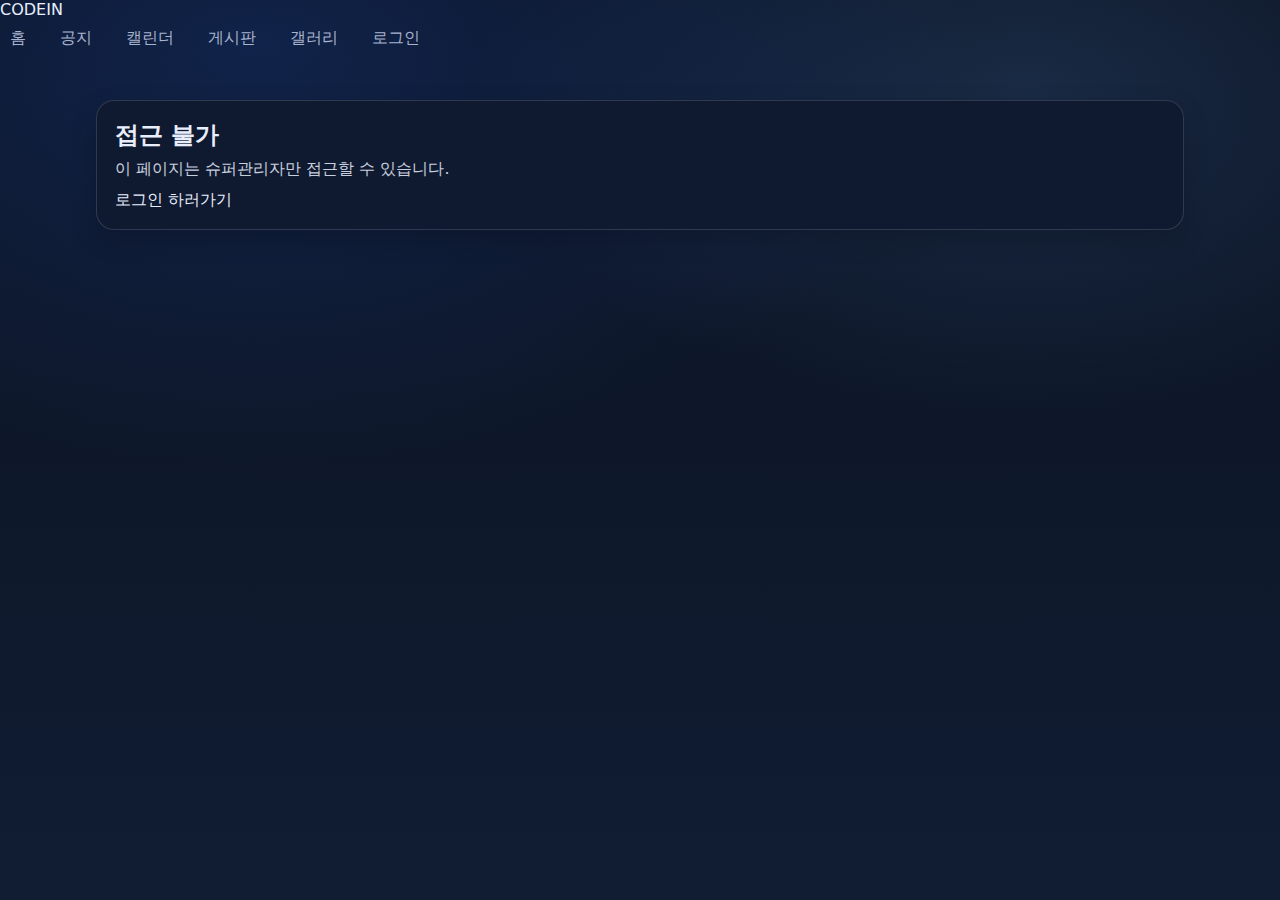
<file: admin.html>
﻿<!doctype html>
<html lang="ko">
<head>
  <meta charset="utf-8" />
  <meta name="viewport" content="width=device-width, initial-scale=1" />
  <title>운영진 관리</title>
  <link rel="stylesheet" href="./css/style.css" />
  <script src="./js/app.js?v=20260119-clean" defer></script>
</head>
<body data-page="admin">
  <header class="nav">
    <div class="nav__inner">
      <a class="nav__brand" href="./index.html">CODEIN</a>
      <nav class="nav__menu">
        <a class="nav__link" href="./index.html">홈</a>
        <a class="nav__link" href="./notices.html">공지</a>
        <a class="nav__link" href="./calendar.html">캘린더</a>
        <a class="nav__link" href="./boards.html">게시판</a>
        <a class="nav__link" href="./gallery.html">갤러리</a>
        <a data-auth="login" data-auth="login" class="nav__link" href="./login.html">로그인</a>
        <a class="btn" href="#" data-auth="logout" id="logoutBtn">로그아웃</a>
      </nav>
    </div>
  </header>

  <main class="container" style="padding:28px 16px;">
    <section data-min-role="3" class="card" style="padding:18px;">
      <h1 style="margin:0 0 10px;">운영진(관리자) 임명 / 회수</h1>
      <p style="margin:0 0 14px; opacity:.8;">
        SUPERADMIN만 접근 가능. 사용자 권한을 MEMBER ↔ ADMIN으로 변경합니다.
      </p>

      <div id="adminMsg" style="margin:10px 0;"></div>

      <div style="overflow:auto;">
        <table style="width:100%; border-collapse:collapse;">
          <thead>
            <tr>
              <th style="text-align:left; padding:10px; border-bottom:1px solid rgba(255,255,255,.12);">User</th>
              <th style="text-align:left; padding:10px; border-bottom:1px solid rgba(255,255,255,.12);">Role</th>
              <th style="text-align:left; padding:10px; border-bottom:1px solid rgba(255,255,255,.12);">Action</th>
            </tr>
          </thead>
          <tbody id="userAdminTable"></tbody>
        </table>
      </div>
    </section>

    <section data-min-role="0" id="adminGuest" class="card" style="padding:18px; margin-top:14px;">
      <h2 style="margin:0 0 8px;">접근 불가</h2>
      <p style="margin:0; opacity:.85;">이 페이지는 슈퍼관리자만 접근할 수 있습니다.</p>
      <p style="margin:10px 0 0;"><a data-auth="login" href="./login.html">로그인 하러가기</a></p>
    </section>
  </main>
</body>
</html>
</file>
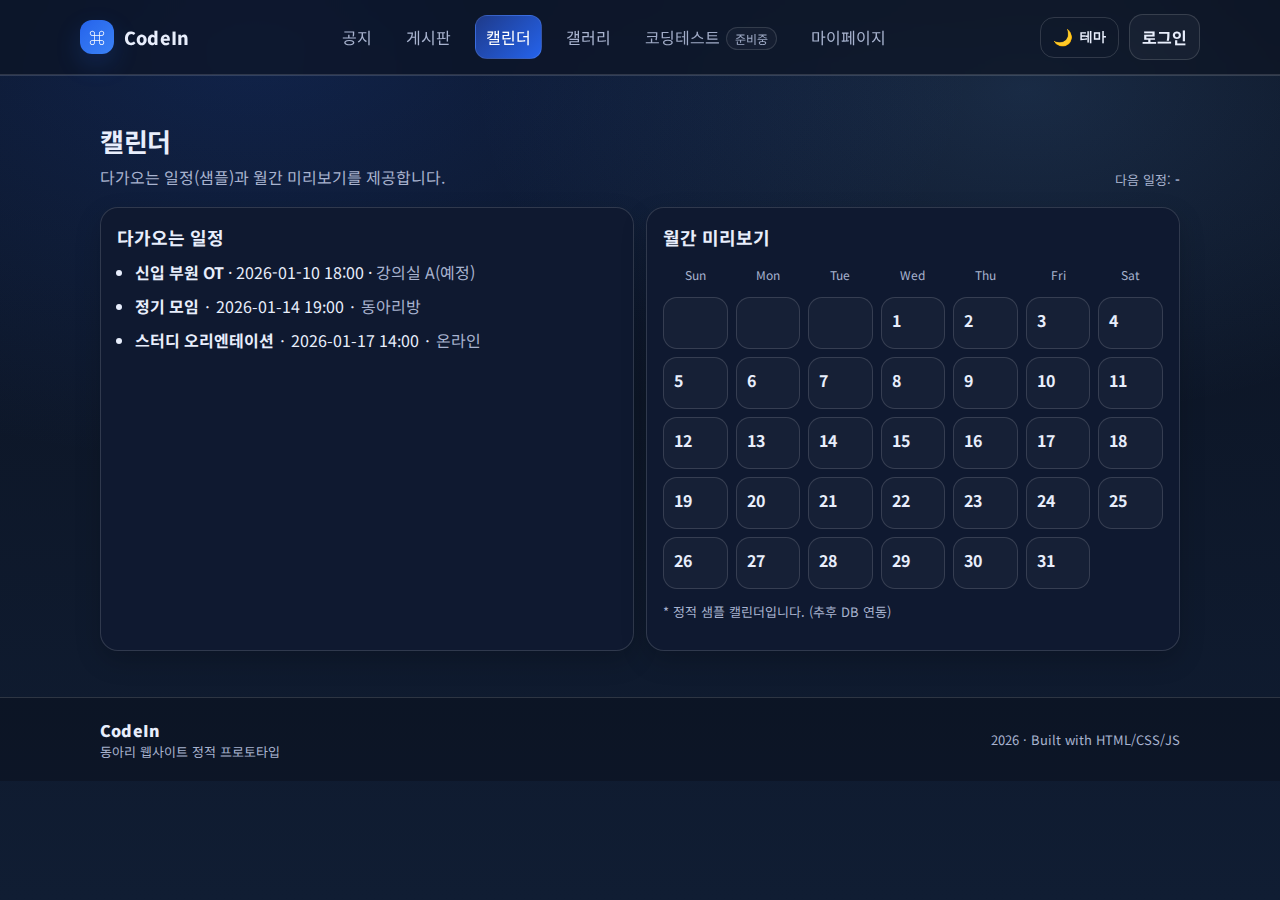
<file: calendar.html>
﻿<!doctype html>
<html lang="ko">
<head>

  <meta charset="utf-8" />
  <meta name="viewport" content="width=device-width, initial-scale=1" />
  <meta name="theme-color" content="#0b1220" />
  <meta name="description" content="동아리 공지/게시판/캘린더/갤러리를 한 곳에서. (정적 프로토타입)" />
  <link rel="preconnect" href="https://fonts.googleapis.com">
  <link rel="preconnect" href="https://fonts.gstatic.com" crossorigin>
  <link href="https://fonts.googleapis.com/css2?family=Noto+Sans+KR:wght@400;600;700&display=swap" rel="stylesheet">
  <link rel="stylesheet" href="./css/style.css" />

  <title>코드인(CodeIn) | 캘린더</title>
</head>
<body data-page="calendar">
  <a class="skip-link" href="#content">본문으로 바로가기</a>

  <header class="header">
    <div class="container header__inner">
      <a class="brand" href="./index.html" aria-label="코드인 홈">
        <span class="brand__mark" aria-hidden="true">⌘</span>
        <span class="brand__name">CodeIn</span>
      </a>

      <nav class="nav" aria-label="주요 메뉴">
        <button class="nav__toggle" id="navToggle" aria-controls="navMenu" aria-expanded="false">
          <span class="sr-only">메뉴 열기</span>
          <span aria-hidden="true">☰</span>
        </button>

        <div class="nav__menu" id="navMenu">
          <a class="nav__link" href="notices.html">공지</a>
          <a class="nav__link" href="./boards.html">게시판</a>
          <a class="nav__link nav__link--active" href="./calendar.html">캘린더</a>
          <a class="nav__link" href="./gallery.html">갤러리</a>
          <a class="nav__link nav__link--soon " href="./contest.html" title="추후 오픈">코딩테스트<span class="pill">준비중</span></a>
          <a class="nav__link" href="./mypage.html">마이페이지</a>
        </div>
      </nav>

      <div class="header__actions">
        <button class="btn btn--ghost" id="themeToggle" type="button" aria-label="테마 전환">
          <span class="icon" aria-hidden="true">🌙</span>
          <span class="btn__text">테마</span>
        </button>
        <a data-auth="login" data-auth="login" class="btn btn--primary" href="./login.html" aria-label="로그인/가입">로그인</a>
        <a class="btn" href="#" data-auth="logout" id="logoutBtn">로그아웃</a>
      </div>
    </div>
  </header>

  <main id="content">
<section class="card card--padded" data-min-role="2" style="margin:12px 0;">
  <h3 class="card__title">일정 등록 (운영자)</h3>
  <form id="calendarAddForm" class="form" style="display:grid; gap:10px; margin-top:10px;">
    <input id="calTitle" class="input" placeholder="일정 제목" required maxlength="60" />
    <input id="calDate" class="input" type="date" required />
    <input id="calTime" class="input" type="time" />
    <input id="calPlace" class="input" placeholder="장소(선택)" maxlength="60" />
    <textarea id="calMemo" class="input" placeholder="메모(선택)" rows="3"></textarea>
    <button class="btn" type="submit">추가</button>
  </form>
</section>

    <section class="section">
      <div class="container">
        <div class="section__head">
          <div>
            <h1 class="section__title">캘린더</h1>
            <p class="section__desc">다가오는 일정(샘플)과 월간 미리보기를 제공합니다.</p>
          </div>
          <div class="section__actions">
            <span class="muted small">다음 일정: <strong id="nextEventText">-</strong></span>
          </div>
        </div>
        <div class="grid-2">
          <div class="card card--padded">
            <h3 class="card__title">다가오는 일정</h3>
            <ul class="list" id="eventList"></ul>
          </div>
          <div class="card card--padded">
            <h3 class="card__title">월간 미리보기</h3>
            <div class="calendar" id="miniCalendar" aria-label="미니 캘린더"></div>
            <p class="muted small">* 정적 샘플 캘린더입니다. (추후 DB 연동)</p>
          </div>
        </div>
      </div>
    </section>

  </main>

  <footer class="footer">
    <div class="container footer__inner">
      <div>
        <div class="footer__brand">CodeIn</div>
        <div class="muted small">동아리 웹사이트 정적 프로토타입</div>
      </div>
      <div class="footer__right muted small">
        <span id="yearText"></span> · Built with HTML/CSS/JS
      </div>
    </div>
  </footer>

  <script src="./js/app.js?v=20260119-clean"></script>
</body>
</html>
</file>
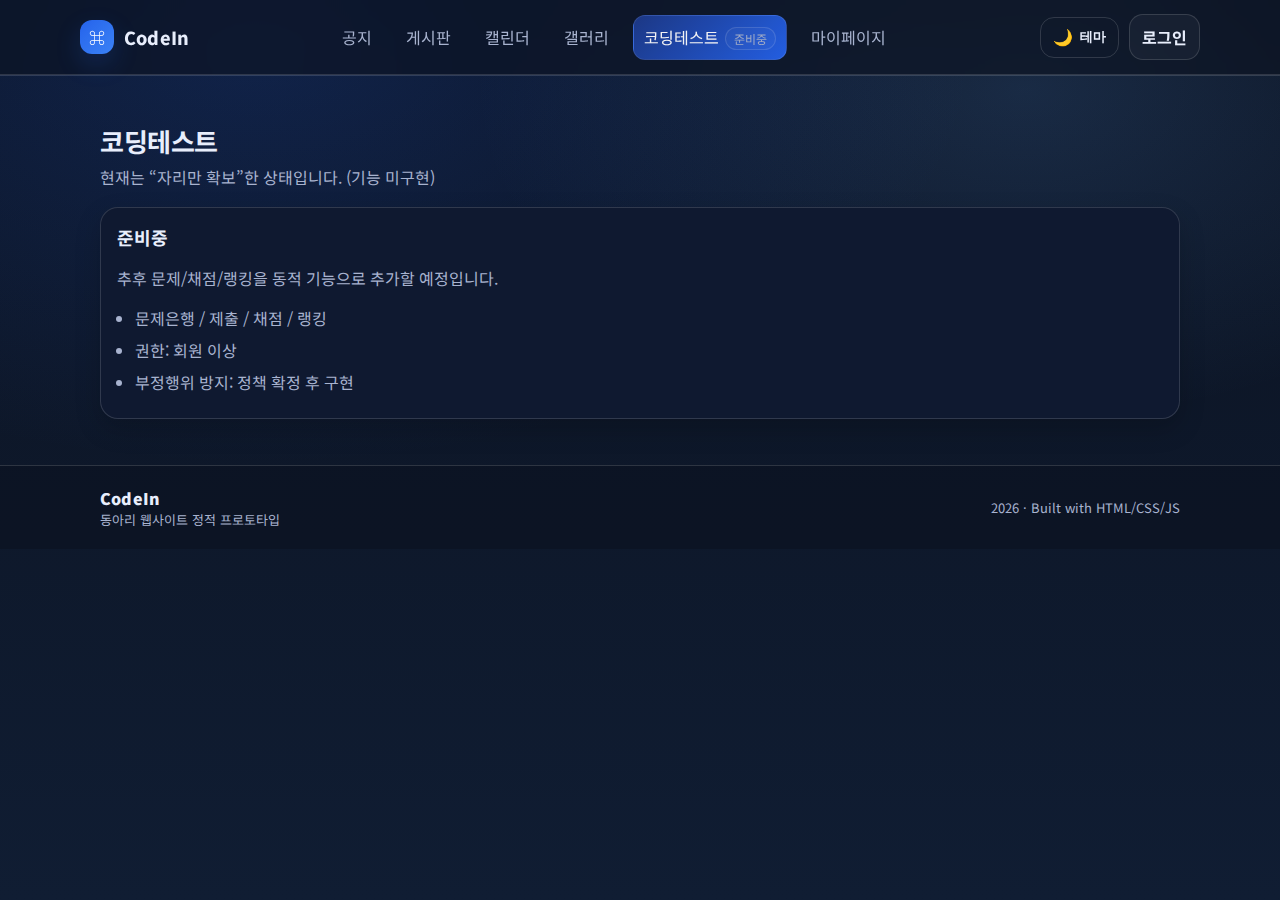
<file: contest.html>
﻿<!doctype html>
<html lang="ko">
<head>

  <meta charset="utf-8" />
  <meta name="viewport" content="width=device-width, initial-scale=1" />
  <meta name="theme-color" content="#0b1220" />
  <meta name="description" content="동아리 공지/게시판/캘린더/갤러리를 한 곳에서. (정적 프로토타입)" />
  <link rel="preconnect" href="https://fonts.googleapis.com">
  <link rel="preconnect" href="https://fonts.gstatic.com" crossorigin>
  <link href="https://fonts.googleapis.com/css2?family=Noto+Sans+KR:wght@400;600;700&display=swap" rel="stylesheet">
  <link rel="stylesheet" href="./css/style.css" />

  <title>코드인(CodeIn) | 코딩테스트(준비중)</title>
</head>
<body data-page="contest">
  <a class="skip-link" href="#content">본문으로 바로가기</a>

  <header class="header">
    <div class="container header__inner">
      <a class="brand" href="./index.html" aria-label="코드인 홈">
        <span class="brand__mark" aria-hidden="true">⌘</span>
        <span class="brand__name">CodeIn</span>
      </a>

      <nav class="nav" aria-label="주요 메뉴">
        <button class="nav__toggle" id="navToggle" aria-controls="navMenu" aria-expanded="false">
          <span class="sr-only">메뉴 열기</span>
          <span aria-hidden="true">☰</span>
        </button>

        <div class="nav__menu" id="navMenu">
          <a class="nav__link" href="notices.html">공지</a>
          <a class="nav__link" href="./boards.html">게시판</a>
          <a class="nav__link" href="./calendar.html">캘린더</a>
          <a class="nav__link" href="./gallery.html">갤러리</a>
          <a class="nav__link nav__link--soon nav__link--active" href="./contest.html" title="추후 오픈">코딩테스트<span class="pill">준비중</span></a>
          <a class="nav__link" href="./mypage.html">마이페이지</a>
        </div>
      </nav>

      <div class="header__actions">
        <button class="btn btn--ghost" id="themeToggle" type="button" aria-label="테마 전환">
          <span class="icon" aria-hidden="true">🌙</span>
          <span class="btn__text">테마</span>
        </button>
        <a data-auth="login" data-auth="login" class="btn btn--primary" href="./login.html" aria-label="로그인/가입">로그인</a>
        <a class="btn" href="#" data-auth="logout" id="logoutBtn">로그아웃</a>
      </div>
    </div>
  </header>

  <main id="content">

    <section class="section">
      <div class="container">
        <div class="section__head">
          <div>
            <h1 class="section__title">코딩테스트</h1>
            <p class="section__desc">현재는 “자리만 확보”한 상태입니다. (기능 미구현)</p>
          </div>
        </div>
        <div class="card card--padded">
          <h3 class="card__title">준비중</h3>
          <p class="muted">추후 문제/채점/랭킹을 동적 기능으로 추가할 예정입니다.</p>
          <ul class="bullets">
            <li>문제은행 / 제출 / 채점 / 랭킹</li>
            <li>권한: 회원 이상</li>
            <li>부정행위 방지: 정책 확정 후 구현</li>
          </ul>
        </div>
      </div>
    </section>

  </main>

  <footer class="footer">
    <div class="container footer__inner">
      <div>
        <div class="footer__brand">CodeIn</div>
        <div class="muted small">동아리 웹사이트 정적 프로토타입</div>
      </div>
      <div class="footer__right muted small">
        <span id="yearText"></span> · Built with HTML/CSS/JS
      </div>
    </div>
  </footer>

  <script src="./js/app.js?v=20260119-clean"></script>
</body>
</html>
</file>
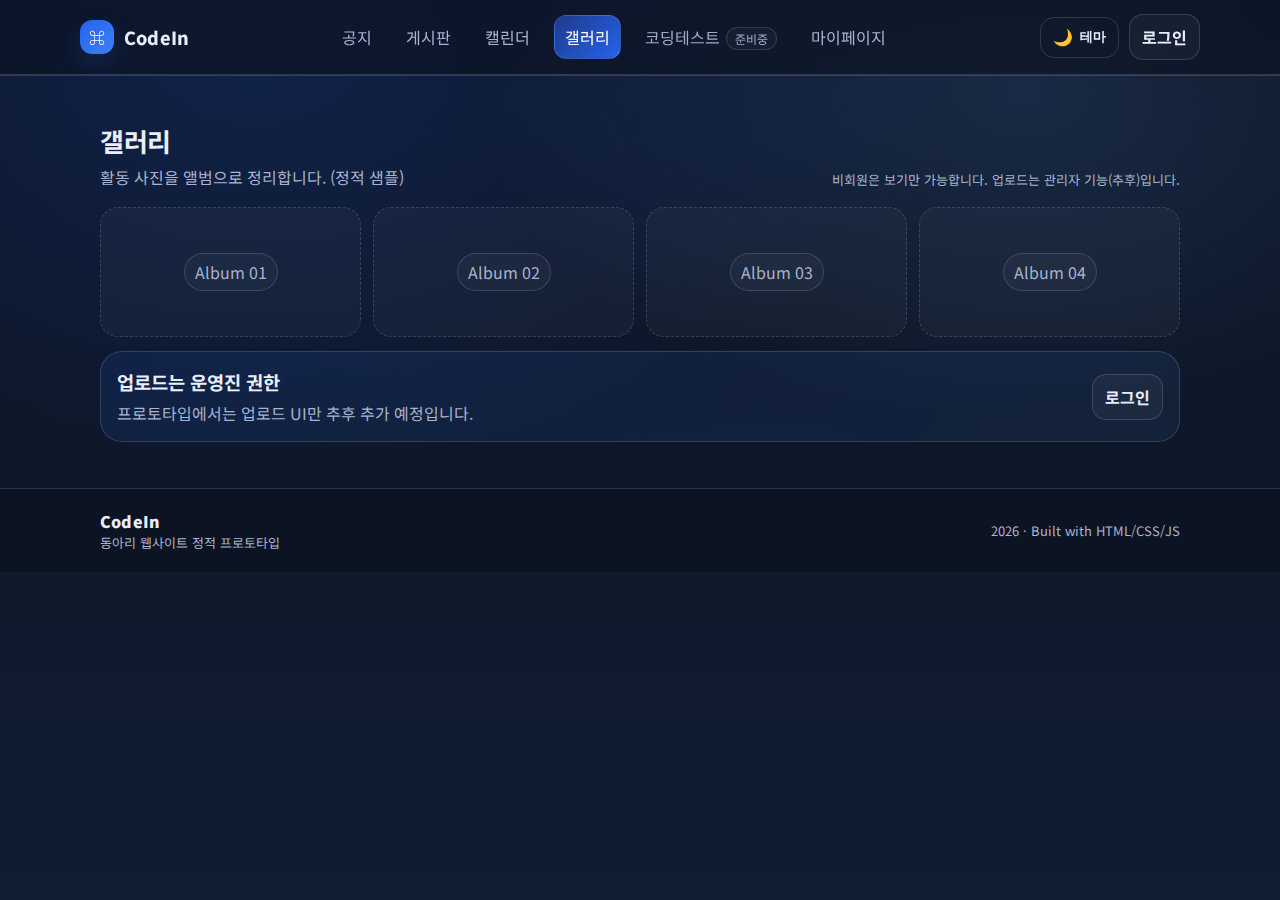
<file: gallery.html>
﻿<!doctype html>
<html lang="ko">
<head>

  <meta charset="utf-8" />
  <meta name="viewport" content="width=device-width, initial-scale=1" />
  <meta name="theme-color" content="#0b1220" />
  <meta name="description" content="동아리 공지/게시판/캘린더/갤러리를 한 곳에서. (정적 프로토타입)" />
  <link rel="preconnect" href="https://fonts.googleapis.com">
  <link rel="preconnect" href="https://fonts.gstatic.com" crossorigin>
  <link href="https://fonts.googleapis.com/css2?family=Noto+Sans+KR:wght@400;600;700&display=swap" rel="stylesheet">
  <link rel="stylesheet" href="./css/style.css" />

  <title>코드인(CodeIn) | 갤러리</title>
</head>
<body data-page="gallery">
  <a class="skip-link" href="#content">본문으로 바로가기</a>

  <header class="header">
    <div class="container header__inner">
      <a class="brand" href="./index.html" aria-label="코드인 홈">
        <span class="brand__mark" aria-hidden="true">⌘</span>
        <span class="brand__name">CodeIn</span>
      </a>

      <nav class="nav" aria-label="주요 메뉴">
        <button class="nav__toggle" id="navToggle" aria-controls="navMenu" aria-expanded="false">
          <span class="sr-only">메뉴 열기</span>
          <span aria-hidden="true">☰</span>
        </button>

        <div class="nav__menu" id="navMenu">
          <a class="nav__link" href="notices.html">공지</a>
          <a class="nav__link" href="./boards.html">게시판</a>
          <a class="nav__link" href="./calendar.html">캘린더</a>
          <a class="nav__link nav__link--active" href="./gallery.html">갤러리</a>
          <a class="nav__link nav__link--soon " href="./contest.html" title="추후 오픈">코딩테스트<span class="pill">준비중</span></a>
          <a class="nav__link" href="./mypage.html">마이페이지</a>
        </div>
      </nav>

      <div class="header__actions">
        <button class="btn btn--ghost" id="themeToggle" type="button" aria-label="테마 전환">
          <span class="icon" aria-hidden="true">🌙</span>
          <span class="btn__text">테마</span>
        </button>
        <a data-auth="login" data-auth="login" class="btn btn--primary" href="./login.html" aria-label="로그인/가입">로그인</a>
        <a class="btn" href="#" data-auth="logout" id="logoutBtn">로그아웃</a>
      </div>
    </div>
  </header>

  <main id="content">

    <section class="section">
      <div class="container">
        <div class="section__head">
          <div>
            <h1 class="section__title">갤러리</h1>
            <p class="section__desc">활동 사진을 앨범으로 정리합니다. (정적 샘플)</p>
          </div>
          <div class="section__actions">
            <span class="muted small" id="galleryTip"></span>
          </div>
        </div>
        <div class="gallery">
          <div class="ph" aria-label="샘플 이미지 자리"><span>Album 01</span></div>
          <div class="ph" aria-label="샘플 이미지 자리"><span>Album 02</span></div>
          <div class="ph" aria-label="샘플 이미지 자리"><span>Album 03</span></div>
          <div class="ph" aria-label="샘플 이미지 자리"><span>Album 04</span></div>
        </div>
        <div class="callout">
          <div class="callout__left">
            <h3 class="callout__title">업로드는 운영진 권한</h3>
            <p class="callout__desc">프로토타입에서는 업로드 UI만 추후 추가 예정입니다.</p>
          </div>
          <a data-auth="login" data-auth="login" class="btn btn--primary" href="./login.html">로그인</a>
        <a class="btn" href="#" data-auth="logout" id="logoutBtn">로그아웃</a>
        </div>
      </div>
    </section>

  </main>

  <footer class="footer">
    <div class="container footer__inner">
      <div>
        <div class="footer__brand">CodeIn</div>
        <div class="muted small">동아리 웹사이트 정적 프로토타입</div>
      </div>
      <div class="footer__right muted small">
        <span id="yearText"></span> · Built with HTML/CSS/JS
      </div>
    </div>
  </footer>

  <script src="./js/app.js?v=20260119-clean"></script>
</body>
</html>
</file>
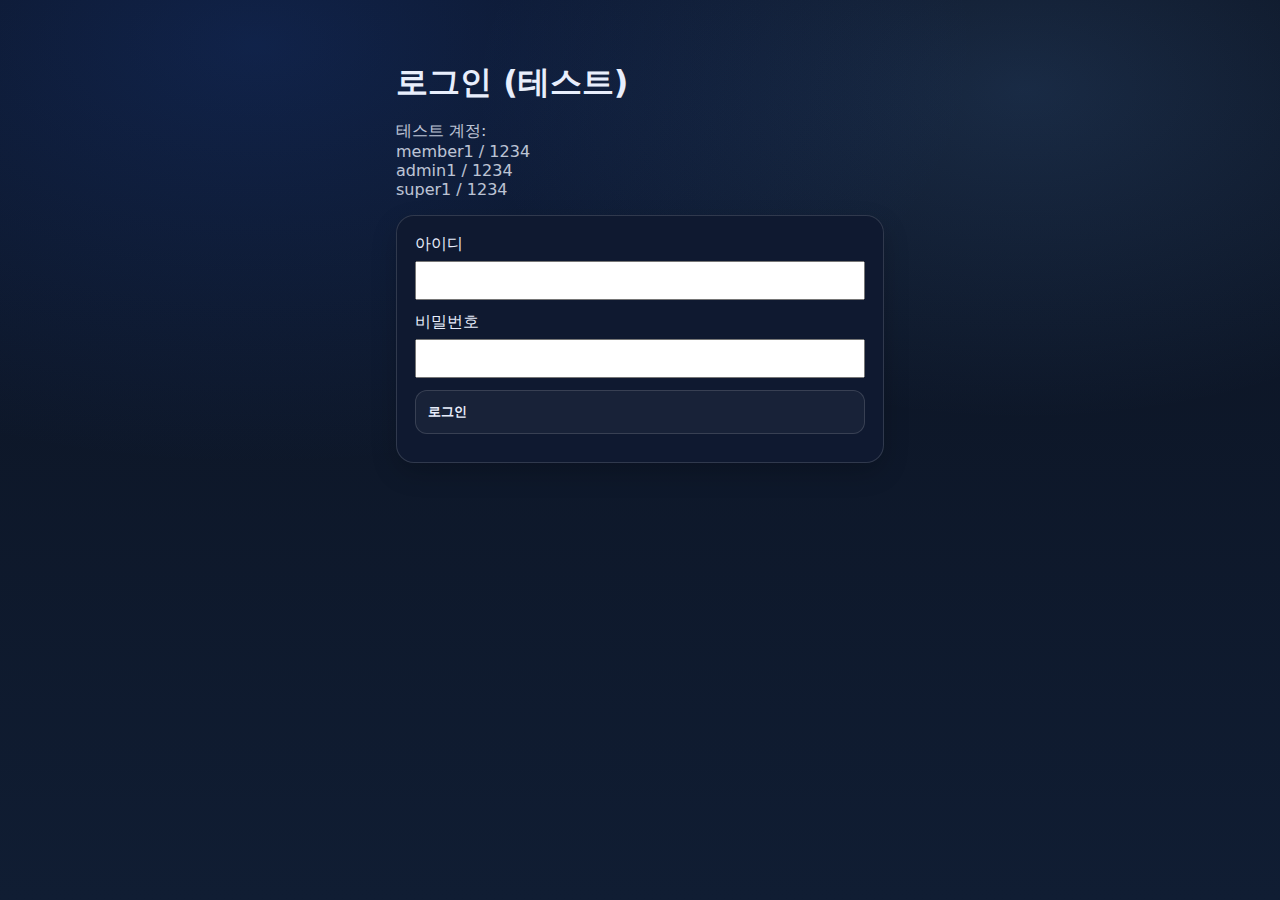
<file: login.html>
﻿<!doctype html>
<html lang="ko">
<head>
  <meta charset="utf-8" />
  <meta name="viewport" content="width=device-width, initial-scale=1" />
  <title>로그인</title>
  <link rel="stylesheet" href="./css/style.css" />
  <script src="./js/app.js?v=20260119-fixConst1" defer></script>
</head>
<body data-page="login">
  <main class="container" style="max-width:520px; padding:40px 16px;">
    <h1 style="margin-bottom:12px;">로그인 (테스트)</h1>
    <p style="opacity:.8; margin-bottom:16px;">
      테스트 계정:<br/>
      member1 / 1234<br/>
      admin1 / 1234<br/>
      super1 / 1234
    </p>

    <form id="loginForm" class="card" style="padding:18px;">
      <label style="display:block; margin-bottom:12px;">
        아이디
        <input id="loginUser" type="text" style="width:100%; padding:10px; margin-top:6px;" />
      </label>

      <label style="display:block; margin-bottom:12px;">
        비밀번호
        <input id="loginPass" type="password" style="width:100%; padding:10px; margin-top:6px;" />
      </label>

      <button type="submit" class="btn" style="width:100%; padding:12px;">로그인</button>
      <div id="loginMsg" style="margin-top:10px; color:#f87171;"></div>
    </form>
  </main>
</body>
</html>
</file>
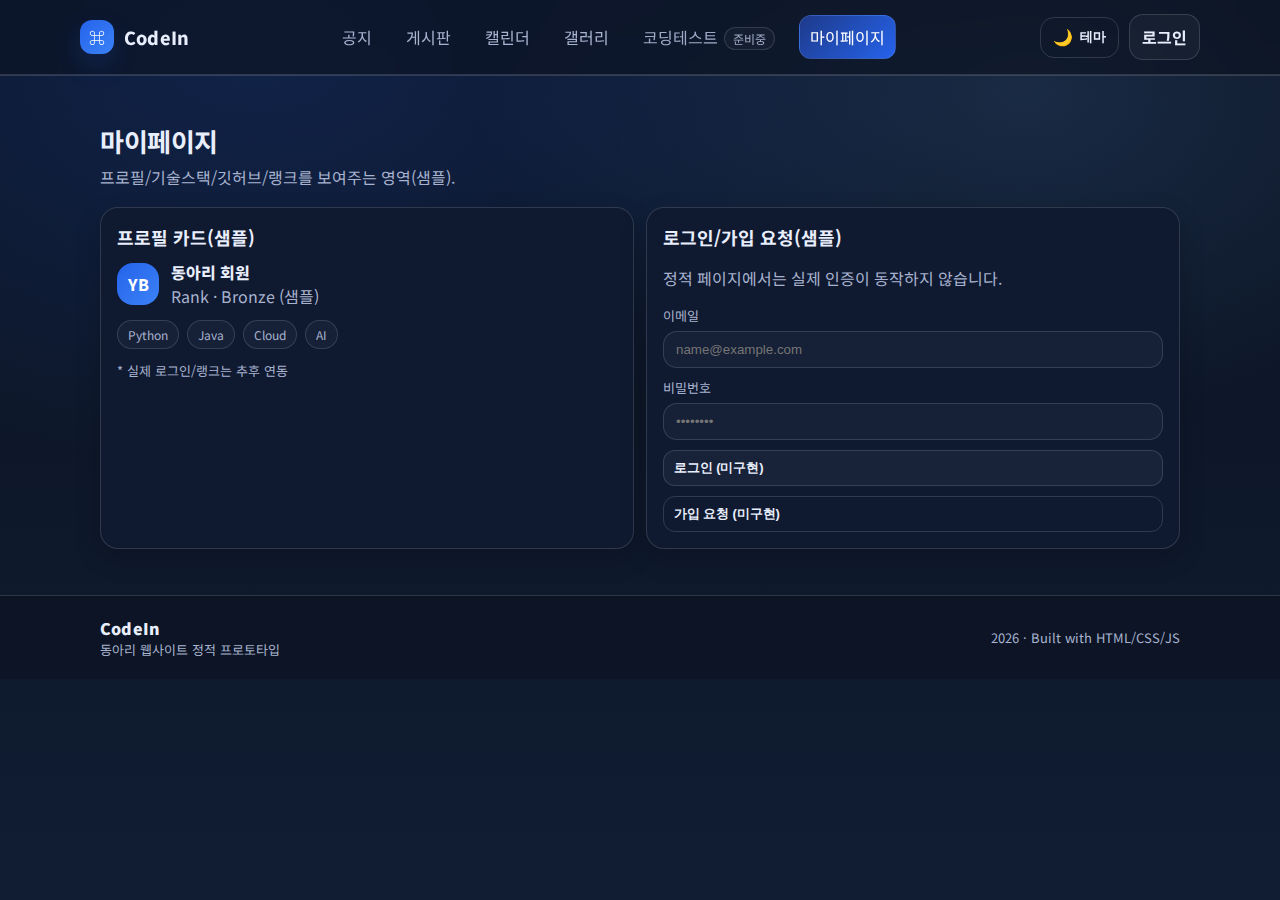
<file: mypage.html>
﻿<!doctype html>
<html lang="ko">
<head>

  <meta charset="utf-8" />
  <meta name="viewport" content="width=device-width, initial-scale=1" />
  <meta name="theme-color" content="#0b1220" />
  <meta name="description" content="동아리 공지/게시판/캘린더/갤러리를 한 곳에서. (정적 프로토타입)" />
  <link rel="preconnect" href="https://fonts.googleapis.com">
  <link rel="preconnect" href="https://fonts.gstatic.com" crossorigin>
  <link href="https://fonts.googleapis.com/css2?family=Noto+Sans+KR:wght@400;600;700&display=swap" rel="stylesheet">
  <link rel="stylesheet" href="./css/style.css" />

  <title>코드인(CodeIn) | 마이페이지</title>
</head>
<body data-page="mypage">
  <a class="skip-link" href="#content">본문으로 바로가기</a>

  <header class="header">
    <div class="container header__inner">
      <a class="brand" href="./index.html" aria-label="코드인 홈">
        <span class="brand__mark" aria-hidden="true">⌘</span>
        <span class="brand__name">CodeIn</span>
      </a>

      <nav class="nav" aria-label="주요 메뉴">
        <button class="nav__toggle" id="navToggle" aria-controls="navMenu" aria-expanded="false">
          <span class="sr-only">메뉴 열기</span>
          <span aria-hidden="true">☰</span>
        </button>

        <div class="nav__menu" id="navMenu">
          <a class="nav__link" href="notices.html">공지</a>
          <a class="nav__link" href="./boards.html">게시판</a>
          <a class="nav__link" href="./calendar.html">캘린더</a>
          <a class="nav__link" href="./gallery.html">갤러리</a>
          <a class="nav__link nav__link--soon " href="./contest.html" title="추후 오픈">코딩테스트<span class="pill">준비중</span></a>
          <a class="nav__link nav__link--active" href="./mypage.html">마이페이지</a>
        </div>
      </nav>

      <div class="header__actions">
        <button class="btn btn--ghost" id="themeToggle" type="button" aria-label="테마 전환">
          <span class="icon" aria-hidden="true">🌙</span>
          <span class="btn__text">테마</span>
        </button>
        <a data-auth="login" data-auth="login" class="btn btn--primary" href="./login.html" aria-label="로그인/가입">로그인</a>
        <a class="btn" href="#" data-auth="logout" id="logoutBtn">로그아웃</a>
      </div>
    </div>
  </header>

  <main id="content">

    <section class="section">
      <div class="container">
        <div class="section__head">
          <div>
            <h1 class="section__title">마이페이지</h1>
            <p class="section__desc">프로필/기술스택/깃허브/랭크를 보여주는 영역(샘플).</p>
          </div>
        </div>
        <div class="grid-2">
          <div class="card card--padded">
            <h3 class="card__title">프로필 카드(샘플)</h3>
            <div class="profile">
              <div class="avatar" aria-hidden="true">YB</div>
              <div>
                <div style="font-weight:800;">동아리 회원</div>
                <div class="muted">Rank · Bronze (샘플)</div>
              </div>
            </div>
            <div class="chips">
              <span class="chip">Python</span><span class="chip">Java</span><span class="chip">Cloud</span><span class="chip">AI</span>
            </div>
            <p class="muted small" style="margin-top:12px;">* 실제 로그인/랭크는 추후 연동</p>
          </div>
          <div class="card card--padded" id="login">
            <h3 class="card__title">로그인/가입 요청(샘플)</h3>
            <p class="muted">정적 페이지에서는 실제 인증이 동작하지 않습니다.</p>
            <form class="form" onsubmit="return false;">
              <label class="label">이메일<input class="input" type="email" placeholder="name@example.com" /></label>
              <label class="label">비밀번호<input class="input" type="password" placeholder="••••••••" /></label>
              <button class="btn btn--primary" type="button">로그인 (미구현)</button>
              <button class="btn btn--outline" type="button">가입 요청 (미구현)</button>
            </form>
          </div>
        </div>
      </div>
    </section>

  </main>

  <footer class="footer">
    <div class="container footer__inner">
      <div>
        <div class="footer__brand">CodeIn</div>
        <div class="muted small">동아리 웹사이트 정적 프로토타입</div>
      </div>
      <div class="footer__right muted small">
        <span id="yearText"></span> · Built with HTML/CSS/JS
      </div>
    </div>
  </footer>

  <script src="./js/app.js?v=20260119-clean"></script>
</body>
</html>
</file>
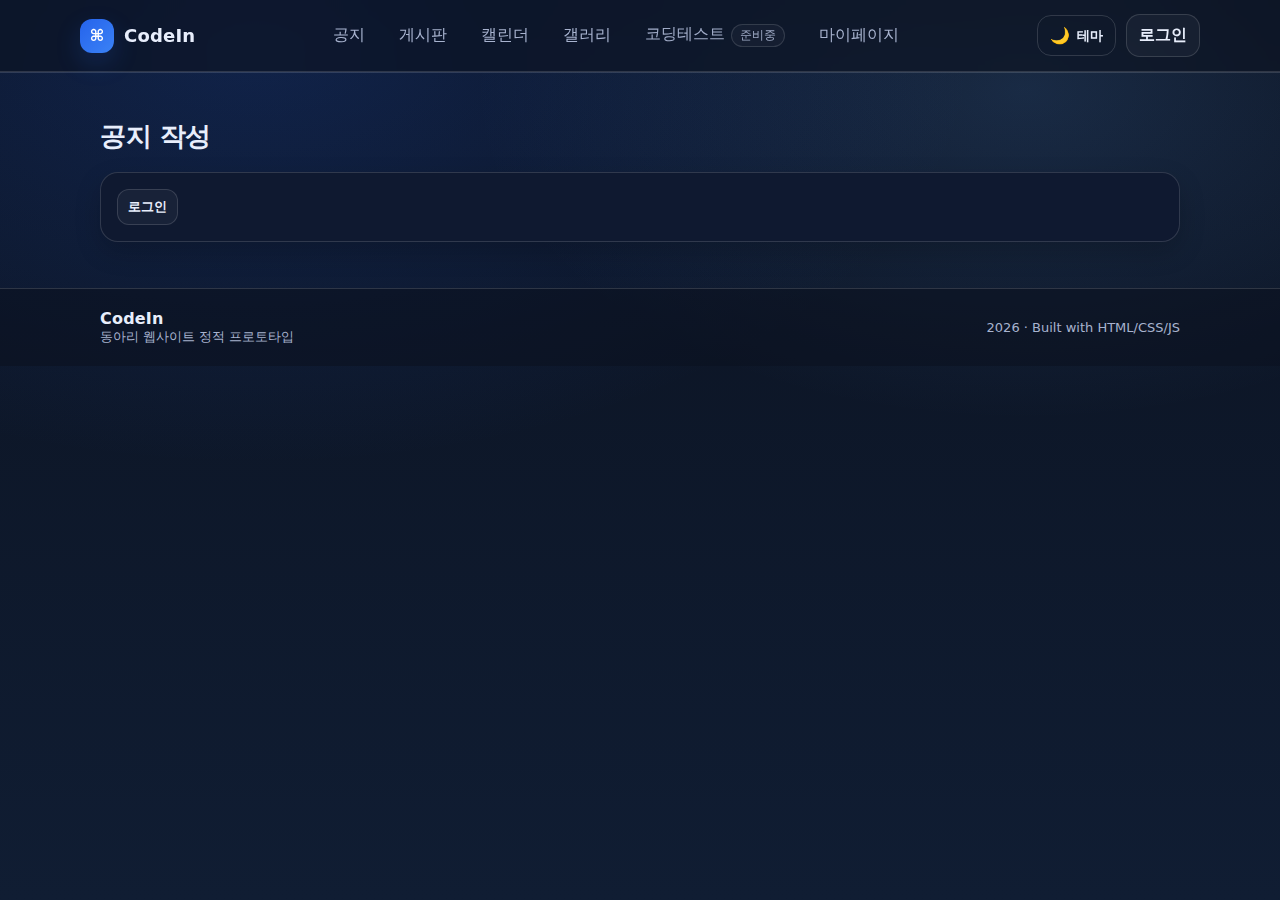
<file: notice-write.html>
﻿<!doctype html>
<html lang="ko">
<head>
  <meta charset="utf-8" />
  <meta name="viewport" content="width=device-width, initial-scale=1" />
  <title>공지 작성</title>
  <link rel="stylesheet" href="./css/style.css" />
</head>
<body data-page="notice-write" class="page--notice-write">
  <a class="skip-link" href="#content">본문으로 바로가기</a>

  <header class="header">
    <div class="container header__inner">
      <a class="brand" href="./index.html" aria-label="코드인 홈">
        <span class="brand__mark" aria-hidden="true">⌘</span>
        <span class="brand__name">CodeIn</span>
      </a>

      <nav class="nav" aria-label="주요 메뉴">
        <button class="nav__toggle" id="navToggle" aria-controls="navMenu" aria-expanded="false">
          <span class="sr-only">메뉴 열기</span>
          ☰
        </button>
        <div class="nav__menu" id="navMenu">
          <a class="nav__link" href="notices.html">공지</a>
          <a class="nav__link" href="./boards.html">게시판</a>
          <a class="nav__link" href="./calendar.html">캘린더</a>
          <a class="nav__link" href="./gallery.html">갤러리</a>
          <a class="nav__link nav__link--soon" href="./contest.html" title="추후 오픈">코딩테스트<span class="pill">준비중</span></a>
          <a class="nav__link" href="./mypage.html">마이페이지</a>
        </div>
      </nav>

      <div class="header__actions">
        <button class="btn btn--ghost" id="themeToggle" type="button" aria-label="테마 전환">
          <span class="icon" aria-hidden="true">🌙</span>
          <span class="btn__text">테마</span>
        </button>
        <a data-auth="login" data-auth="login" class="btn btn--primary" href="./login.html" aria-label="로그인/가입">로그인</a>
        <a class="btn" href="#" data-auth="logout" id="logoutBtn">로그아웃</a>
      </div>
    </div>
  </header>

  <main id="content" class="section">
    <div class="container">
      <div class="section__head">
        <div>
          <h1 class="section__title">공지 작성</h1>
</div>
      </div>

      <section class="card card--padded" data-min-role="2">
        <form id="noticeWriteForm" class="form">
          <label class="label" for="nwTitle">제목</label>
          <input id="nwTitle" class="input" required maxlength="80" />

          <label class="label" for="nwCategory" style="margin-top:10px;">카테고리</label>
          <input id="nwCategory" class="input" maxlength="30" placeholder="예: 공지/학사/시스템/행사/안내" />

          <label class="label" for="nwTags" style="margin-top:10px;">태그 (쉼표로 구분)</label>
          <input id="nwTags" class="input" placeholder="예: OT,필참,오프라인" />

          <label class="label" for="nwContent" style="margin-top:10px;">내용</label>
          <textarea id="nwContent" class="input" required rows="10"></textarea>

          <div style="display:flex; gap:10px; margin-top:14px;">
            <button class="btn" type="submit">등록</button>
            <a class="btn btn--ghost" href="./notices.html">목록으로</a>
          </div>
        </form>
      </section>

      <section class="card card--padded" data-min-role="0" style="margin-top:12px;">
<a data-auth="login" class="btn btn--primary" href="./login.html">로그인</a>
      </section>
    </div>
  </main>

  <footer class="footer">
    <div class="container footer__inner">
      <div class="footer__left">
        <div class="footer__brand">CodeIn</div>
        <div class="muted small">동아리 웹사이트 정적 프로토타입</div>
      </div>
      <div class="footer__right muted small">
        <span id="yearText"></span> · Built with HTML/CSS/JS
      </div>
    </div>
  </footer>

  <script src="./js/app.js?v=20260119-removeAdminText" defer></script>
</body>
</html>
</file>
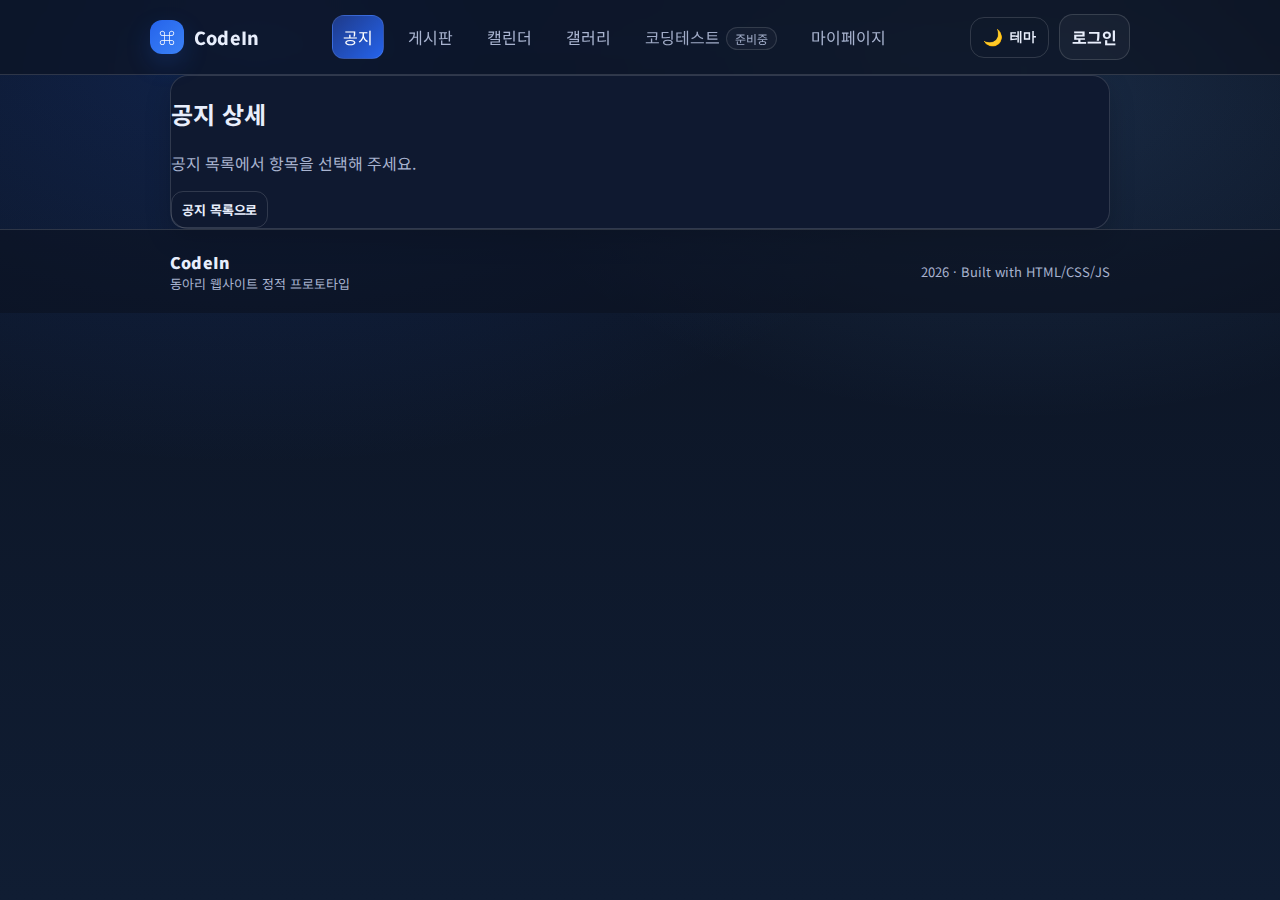
<file: notice.html>
﻿<!doctype html>
<html lang="ko">
<head>

  <meta charset="utf-8" />
  <meta name="viewport" content="width=device-width, initial-scale=1" />
  <meta name="theme-color" content="#0b1220" />
  <meta name="description" content="동아리 공지/게시판/캘린더/갤러리를 한 곳에서. (정적 프로토타입)" />
  <link rel="preconnect" href="https://fonts.googleapis.com">
  <link rel="preconnect" href="https://fonts.gstatic.com" crossorigin>
  <link href="https://fonts.googleapis.com/css2?family=Noto+Sans+KR:wght@400;600;700&display=swap" rel="stylesheet">
  <link rel="stylesheet" href="./css/style.css" />

  <title>코드인(CodeIn) | 공지</title>
</head>
<body data-page="notice-detail" class="page--notice">
  <a class="skip-link" href="#content">본문으로 바로가기</a>

  <header class="header">
    <div class="container header__inner">
      <a class="brand" href="./index.html" aria-label="코드인 홈">
        <span class="brand__mark" aria-hidden="true">⌘</span>
        <span class="brand__name">CodeIn</span>
      </a>

      <nav class="nav" aria-label="주요 메뉴">
        <button class="nav__toggle" id="navToggle" aria-controls="navMenu" aria-expanded="false">
          <span class="sr-only">메뉴 열기</span>
          <span aria-hidden="true">☰</span>
        </button>

        <div class="nav__menu" id="navMenu">
          <a class="nav__link nav__link--active" href="notices.html">공지</a>
          <a class="nav__link" href="./boards.html">게시판</a>
          <a class="nav__link" href="./calendar.html">캘린더</a>
          <a class="nav__link" href="./gallery.html">갤러리</a>
          <a class="nav__link nav__link--soon " href="./contest.html" title="추후 오픈">코딩테스트<span class="pill">준비중</span></a>
          <a class="nav__link" href="./mypage.html">마이페이지</a>
        </div>
      </nav>

      <div class="header__actions">
        <button class="btn btn--ghost" id="themeToggle" type="button" aria-label="테마 전환">
          <span class="icon" aria-hidden="true">🌙</span>
          <span class="btn__text">테마</span>
        </button>
        <a data-auth="login" data-auth="login" class="btn btn--primary" href="./login.html" aria-label="로그인/가입">로그인</a>
        <a class="btn" href="#" data-auth="logout" id="logoutBtn">로그아웃</a>
      </div>
    </div>
  </header>

  <main id="content">

    <section class="section">
      <div class="container">
        <div class="section__head">
          <div>
            <h1 class="section__title">공지</h1>
            <p class="section__desc">전체 공지 목록(샘플). 검색은 제목/내용/태그에 적용됩니다.</p>
          </div>
          <div class="section__actions">
            <input class="input" id="noticeSearch" placeholder="공지 검색..." aria-label="공지 검색" style="max-width:280px;" />
            <span class="muted small" id="noticeHint"></span>
          </div>
        </div>
        <div class="cards" id="noticeList" style="grid-template-columns: repeat(2, 1fr);"></div>
        <p class="muted small" style="margin-top:12px;">팁: 카드 버튼으로 특정 공지 앵커(#notice-1)로 이동할 수 있어요.</p>
      </div>
    </section>

  </main>

  <footer class="footer">
    <div class="container footer__inner">
      <div>
        <div class="footer__brand">CodeIn</div>
        <div class="muted small">동아리 웹사이트 정적 프로토타입</div>
      </div>
      <div class="footer__right muted small">
        <span id="yearText"></span> · Built with HTML/CSS/JS
      </div>
    </div>
  </footer>

  <script src="./js/app.js?v=20260119-clean"></script>
<!-- AUTO_NOTICE_DETAIL_SCRIPT_v1 -->
<script type="module">
  async function fetchJSON(path){
    const res = await fetch(path, { cache: "no-store" });
    if(!res.ok) throw new Error(`Failed to fetch ${path}: ${res.status}`);
    return await res.json();
  }

  function escapeHTML(s){
    return String(s).replace(/[&<>"']/g, m => ({
      "&":"&amp;","<":"&lt;",">":"&gt;",'"':"&quot;","'":"&#39;"
    }[m]));
  }

  function findMount(){
    return document.getElementById("noticeDetail")
      || document.getElementById("detail")
      || document.querySelector("[data-notice-detail]")
      || document.querySelector("main")
      || document.body;
  }

  (async function init(){
    const params = new URLSearchParams(location.search);
    if (params.get("id")) {
      const list = document.getElementById("noticeList");
      if (list) list.style.display = "none";
    }
    const id = params.get("id");
    const mount = findMount();

    if(!id){
      mount.innerHTML = `
        <div class="container">
          <div class="card">
            <h2 class="title">공지 상세</h2>
            <p class="muted">공지 목록에서 항목을 선택해 주세요.</p>
            <a class="btn btn--ghost" href="notices.html">공지 목록으로</a>
          </div>
        </div>
      `;
      return;
    }

    const notices = await fetchJSON("./data/notices.json");
    const n = notices.find(x => x.id === id);

    if(!n){
      mount.innerHTML = `
        <div class="container">
          <div class="card">
            <h2 class="title">공지 없음</h2>
            <p class="muted">잘못된 접근이거나 삭제된 공지입니다.</p>
            <a class="btn btn--ghost" href="notices.html">공지 목록으로</a>
          </div>
        </div>
      `;
      return;
    }

    mount.innerHTML = `
      <div class="container">
        <a class="btn btn--ghost" href="notices.html">← 목록</a>

        <article class="card" id="noticeDetail">
          <div class="meta">
            <span class="badge">${escapeHTML(n.category || "")}</span>
            <span class="date">${escapeHTML(n.date || "")}</span>
          </div>
          <h1 class="title">${escapeHTML(n.title || "")}</h1>
          <div class="tags">
            ${(n.tags || []).map(t => `<span class="tag">#${escapeHTML(t)}</span>`).join("")}
          </div>
          <hr class="line" />
          <div class="content">
            <p>${escapeHTML(n.content || "").replace(/\n/g,"<br>")}</p>
          </div>
        </article>
      </div>
    `;
  })();
</script>
<!-- /AUTO_NOTICE_DETAIL_SCRIPT_v1 -->
</body>
</html>
</file>
<file: css/style.css>
﻿:root {
    --bg: #0B1220;
    --bg2: #101D33;
    --card: #0F1930;
    --brand: #2563EB;
    --brand2: #3B82F6;
    --brandDeep: #1E3A8A;
    --text: #E8EEFC;
    --muted: #A8B3CF;
    --line: rgba(255,255,255,.14);
    --shadow: 0 12px 40px rgba(0,0,0,.35);
    --radius: 18px;
    --radius2: 22px;
    --container: 1120px;
    --navbg: rgba(11,18,32,.62);
    --navhover: rgba(255,255,255,.08);
    --heroTop: rgba(11,18,32,.64);
    --heroBottom: rgba(11,18,32,.44);
    --heroTitle: #E8EEFC;
    --cardSoft: rgba(255,255,255,.045);
    --cardSoft2: rgba(255,255,255,.03);
    --pillbg: rgba(255,255,255,.03);
}

    :root[data-theme="light"] {
        --bg: #EAF4FF;
        --bg2: #F4F9FF;
        --card: rgba(255,255,255,.86);
        --brand: #2563EB;
        --brand2: #60A5FA;
        --brandDeep: #1D4ED8;
        --text: #0B1220;
        --muted: #475569;
        --line: rgba(37,99,235,.22);
        --shadow: 0 14px 36px rgba(15,23,42,.14);
        --navbg: rgba(234,244,255,.78);
        --navhover: rgba(37,99,235,.10);
        --heroTop: rgba(234,244,255,.85);
        --heroBottom: rgba(234,244,255,.60);
        --heroTitle: #0B3A6F;
        --cardSoft: rgba(255,255,255,.70);
        --cardSoft2: rgba(255,255,255,.55);
        --pillbg: rgba(255,255,255,.55);
    }

* {
    box-sizing: border-box
}

html, body {
    height: 100%
}

:focus-visible {
    outline: 3px solid rgba(37,99,235,.45);
    outline-offset: 3px;
    border-radius: 14px;
}

body {
    margin: 0;
    font-family: "Noto Sans KR",system-ui,-apple-system,Segoe UI,Roboto,Arial,sans-serif;
    color: var(--text);
    background: radial-gradient(1200px 700px at 20% 5%, rgba(37,99,235,.20), transparent 60%), radial-gradient(1000px 600px at 80% 10%, rgba(96,165,250,.16), transparent 55%), linear-gradient(180deg,var(--bg) 0%,var(--bg2) 100%);
}

a {
    color: inherit;
    text-decoration: none
}

.container {
    max-width: var(--container);
    margin: 0 auto;
    padding: 0 20px;
}

.skip-link {
    position: absolute;
    left: -999px;
    top: 10px;
    background: var(--card);
    padding: 10px 14px;
    border-radius: 12px;
    border: 1px solid var(--line);
    box-shadow: var(--shadow);
}

    .skip-link:focus {
        left: 12px;
        z-index: 9999;
    }

.header {
    position: sticky;
    top: 0;
    z-index: 50;
    backdrop-filter: blur(12px);
    background: var(--navbg);
    border-bottom: 1px solid var(--line);
}

.header__inner {
    display: flex;
    align-items: center;
    justify-content: space-between;
    gap: 16px;
    padding: 14px 0;
}

.brand {
    display: flex;
    align-items: center;
    gap: 10px;
    font-weight: 800;
    letter-spacing: .2px;
}

.brand__mark {
    width: 34px;
    height: 34px;
    display: grid;
    place-items: center;
    border-radius: 12px;
    background: linear-gradient(135deg,var(--brand),var(--brand2));
    box-shadow: 0 10px 26px rgba(37,99,235,.20);
    color: #fff;
}

.brand__name {
    font-size: 18px
}

.nav {
    display: flex;
    align-items: center;
    gap: 10px;
    position: relative;
}

.nav__toggle {
    display: none;
    border: 1px solid var(--line);
    background: transparent;
    color: var(--text);
    border-radius: 14px;
    padding: 10px 12px;
}

.nav__menu {
    display: flex;
    align-items: center;
    gap: 14px;
}

.nav__link {
    padding: 9px 10px;
    border-radius: 12px;
    color: var(--muted);
    transition: background .15s ease,color .15s ease,border-color .15s ease;
}

:root[data-theme="light"] .nav__link {
    color: rgba(11,18,32,.72);
}

.nav__link:hover {
    background: var(--navhover);
    color: var(--text);
}

:root[data-theme="light"] .nav__link--active:hover {
    background: rgba(37,99,235,.14);
}

.nav__link--active {
    color: #fff;
    background: linear-gradient(135deg,var(--brandDeep),var(--brand));
    border: 1px solid rgba(255,255,255,.10);
}

:root[data-theme="light"] .nav__link--active {
    color: rgba(11,18,32,.92);
    background: rgba(37,99,235,.10);
    border: 1px solid rgba(37,99,235,.22);
}

.nav__link--soon {
    opacity: .95
}

.pill {
    display: inline-block;
    margin-left: 6px;
    padding: 2px 8px;
    border-radius: 999px;
    border: 1px solid var(--line);
    font-size: 12px;
    color: var(--muted);
    background: var(--pillbg);
}

.header__actions {
    display: flex;
    align-items: center;
    gap: 10px;
}

.btn {
    border: 1px solid var(--line);
    background: rgba(255,255,255,.04);
    color: var(--text);
    border-radius: 14px;
    padding: 10px 12px;
    display: inline-flex;
    align-items: center;
    gap: 8px;
    cursor: pointer;
    font-weight: 700;
    letter-spacing: -.1px;
    transition: transform .06s ease,background .15s ease,filter .15s ease,border-color .15s ease,box-shadow .18s ease;
}

:root[data-theme="light"] .btn {
    background: rgba(255,255,255,.88);
    color: rgba(11,18,32,.88);
    border-color: rgba(37,99,235,.25);
}

.btn:active {
    transform: translateY(1px)
}

.btn--primary {
    border: 1px solid var(--line);
    background: rgba(255,255,255,.04);
    color: var(--text);
    box-shadow: none;
}

    .btn--primary:hover {
        background: var(--navhover);
        filter: none;
    }

:root[data-theme="light"] .btn--primary {
    background: rgba(255,255,255,.88);
    color: rgba(11,18,32,.88);
    border: 1px solid rgba(37,99,235,.25);
    box-shadow: none;
}

    :root[data-theme="light"] .btn--primary:hover {
        background: rgba(37,99,235,.06);
        filter: none;
    }

.btn--outline {
    background: transparent
}

    .btn--outline:hover {
        background: var(--navhover)
    }

.btn--ghost {
    background: transparent
}

    .btn--ghost:hover {
        background: var(--navhover)
    }

.btn--lg {
    padding: 12px 16px;
    border-radius: 16px;
}

.btn__text {
    display: inline
}

.icon {
    font-size: 16px
}

.sr-only {
    position: absolute;
    width: 1px;
    height: 1px;
    padding: 0;
    margin: -1px;
    overflow: hidden;
    clip: rect(0,0,0,0);
    white-space: nowrap;
    border: 0;
}

.hero {
    position: relative;
    overflow: hidden;
}

    .hero::before {
        content: "";
        position: absolute;
        inset: 0;
        background: linear-gradient(180deg,var(--heroTop),var(--heroBottom)), url("../assets/bg/hero.png") center / cover no-repeat;
        filter: saturate(1.05) contrast(1.05);
        transform: scale(1.02);
        z-index: 0;
    }

    .hero > * {
        position: relative;
        z-index: 1;
    }

.hero__inner {
    display: grid;
    grid-template-columns: 1.15fr .85fr;
    gap: 26px;
    padding: 42px 0 34px;
}

.hero__bg {
    position: absolute;
    inset: auto -20% -40% -20%;
    height: 380px;
    background: radial-gradient(closest-side, rgba(37,99,235,.18), transparent 70%);
    filter: blur(2px);
}

.badge {
    display: inline-flex;
    gap: 8px;
    align-items: center;
    border: 1px solid var(--line);
    background: rgba(255,255,255,.04);
    padding: 6px 10px;
    border-radius: 999px;
    font-size: 13px;
    color: var(--muted);
}

:root[data-theme="light"] .badge {
    background: rgba(255,255,255,.55)
}

.hero__title {
    font-size: 44px;
    line-height: 1.15;
    margin: 14px 0 10px;
    letter-spacing: -.6px;
    color: var(--heroTitle);
    text-shadow: 0 8px 24px rgba(0,0,0,.22);
}

.gradient {
    background: none;
    -webkit-background-clip: initial;
    background-clip: initial;
    color: #fff;
}

:root[data-theme="light"] .gradient {
    color: var(--heroTitle);
}

.hero__desc {
    color: var(--muted);
    font-size: 16px;
    max-width: 52ch;
}

.hero__cta {
    display: flex;
    gap: 10px;
    margin: 18px 0 18px;
}

.hero__meta {
    display: grid;
    grid-template-columns: repeat(3,1fr);
    gap: 10px;
    margin-top: 8px;
}

.meta-card {
    border: 1px solid var(--line);
    background: var(--cardSoft);
    border-radius: 16px;
    padding: 12px 12px;
    transition: transform .12s ease, box-shadow .18s ease, border-color .18s ease, background .18s ease;
}

.meta-card__k {
    color: var(--muted);
    font-size: 12px;
}

.meta-card__v {
    margin-top: 6px;
    font-weight: 700;
}

.panel {
    border: 1px solid var(--line);
    background: linear-gradient(180deg,var(--cardSoft),var(--cardSoft2));
    border-radius: var(--radius2);
    padding: 16px;
    box-shadow: var(--shadow);
    transition: transform .12s ease, box-shadow .18s ease, border-color .18s ease, background .18s ease;
}

.panel__top {
    display: flex;
    align-items: center;
    justify-content: space-between;
    gap: 10px;
    margin-bottom: 10px;
}

.panel__title {
    font-weight: 800
}

.panel__chip {
    border: 1px solid var(--line);
    padding: 6px 10px;
    border-radius: 999px;
    color: var(--muted);
    background: var(--cardSoft2);
    font-size: 13px;
}

.panel__grid {
    display: grid;
    grid-template-columns: 1fr;
    gap: 10px;
    margin-top: 8px;
}

.panel-item {
    border: 1px solid var(--line);
    border-radius: 16px;
    padding: 12px;
    background: var(--cardSoft);
}

.panel-item__k {
    font-size: 12px;
    color: var(--muted);
}

.panel-item__v {
    margin-top: 6px;
    font-weight: 700;
}

.panel__footer {
    margin-top: 12px
}

.section {
    padding: 46px 0;
    border-top: 1px solid var(--line);
}

.section--alt {
    background: rgba(255,255,255,.02);
    border-bottom: 1px solid var(--line);
}

:root[data-theme="light"] .section--alt {
    background: rgba(234,244,255,.55);
}

.section__head {
    display: grid;
    grid-template-columns: 1fr auto;
    align-items: end;
    gap: 16px;
    margin-bottom: 18px;
}

.section__title {
    margin: 0;
    font-size: 26px;
    letter-spacing: -.4px;
}

.section__desc {
    margin: 6px 0 0;
    color: var(--muted);
}

.section__actions {
    display: flex;
    gap: 10px;
    justify-content: flex-end;
    flex-wrap: wrap;
}

.cards {
    display: grid;
    grid-template-columns: repeat(3,1fr);
    gap: 12px;
}

.card {
    border: 1px solid var(--line);
    border-radius: var(--radius);
    background: var(--card);
    box-shadow: 0 10px 26px rgba(0,0,0,.18);
    transition: transform .12s ease, box-shadow .18s ease, border-color .18s ease, background .18s ease;
}

:root[data-theme="light"] .card {
    box-shadow: var(--shadow)
}

.card--padded {
    padding: 16px
}

.card__title {
    margin: 0 0 10px;
    font-size: 18px;
}

.card__meta {
    color: var(--muted);
    font-size: 13px;
}

.card__body {
    margin-top: 10px;
    color: var(--text);
}

.card__footer {
    margin-top: 14px;
    display: flex;
    justify-content: space-between;
    align-items: center;
    gap: 10px;
}

.card .btn {
    padding: 8px 10px;
    border-radius: 12px;
    font-size: 13px;
}

.card__footer .btn {
    min-width: 64px;
    justify-content: center;
}

.tag {
    font-size: 12px;
    color: var(--muted);
    border: 1px solid var(--line);
    padding: 4px 8px;
    border-radius: 999px;
    background: var(--pillbg);
}

.grid-3 {
    display: grid;
    grid-template-columns: repeat(3,1fr);
    gap: 12px;
}

.grid-2 {
    display: grid;
    grid-template-columns: 1fr 1fr;
    gap: 12px;
}

.tile {
    border: 1px solid var(--line);
    border-radius: var(--radius);
    background: var(--cardSoft);
    padding: 16px;
    transition: transform .12s ease, box-shadow .18s ease, border-color .18s ease, background .18s ease;
}

.tile__title {
    margin: 0 0 8px
}

.tile__desc {
    margin: 0 0 12px;
    color: var(--muted);
}

.tile__link {
    color: var(--text);
    text-decoration: underline;
    text-underline-offset: 3px;
}

.list {
    margin: 0;
    padding-left: 18px;
}

    .list li {
        margin: 10px 0;
        color: var(--text);
    }

.small {
    font-size: 13px
}

.muted {
    color: var(--muted)
}

.calendar {
    display: grid;
    grid-template-columns: repeat(7,1fr);
    gap: 8px;
    margin-top: 10px;
}

.cal__cell {
    border: 1px solid var(--line);
    border-radius: 14px;
    padding: 10px;
    min-height: 52px;
    background: var(--cardSoft2);
}

.cal__dow {
    font-size: 12px;
    color: var(--muted);
    text-align: center;
    padding: 6px 0;
}

.cal__day {
    font-weight: 700
}

.cal__dot {
    display: inline-block;
    width: 7px;
    height: 7px;
    border-radius: 999px;
    background: var(--brand);
    margin-left: 6px;
}

.gallery {
    display: grid;
    grid-template-columns: repeat(4,1fr);
    gap: 12px;
}

.ph {
    border: 1px dashed var(--line);
    border-radius: var(--radius);
    background: var(--cardSoft2);
    min-height: 130px;
    display: grid;
    place-items: center;
    color: var(--muted);
}

    .ph span {
        border: 1px solid var(--line);
        border-radius: 999px;
        padding: 6px 10px;
        background: var(--pillbg);
    }

.callout {
    margin-top: 14px;
    border: 1px solid var(--line);
    border-radius: var(--radius2);
    padding: 16px;
    background: linear-gradient(135deg, rgba(37,99,235,.12), rgba(96,165,250,.08));
    display: flex;
    align-items: center;
    justify-content: space-between;
    gap: 12px;
}

.callout__title {
    margin: 0
}

.callout__desc {
    margin: 6px 0 0;
    color: var(--muted);
}

.profile {
    display: flex;
    align-items: center;
    gap: 12px;
    margin-bottom: 12px;
}

.avatar {
    width: 42px;
    height: 42px;
    border-radius: 16px;
    display: grid;
    place-items: center;
    font-weight: 800;
    background: linear-gradient(135deg,var(--brand),var(--brand2));
    color: #fff;
}

.chips {
    display: flex;
    gap: 8px;
    flex-wrap: wrap;
}

.chip {
    border: 1px solid var(--line);
    padding: 5px 10px;
    border-radius: 999px;
    font-size: 12px;
    color: var(--muted);
    background: var(--pillbg);
}

.form {
    display: grid;
    gap: 10px;
    margin-top: 12px;
}

.label {
    display: grid;
    gap: 6px;
    font-size: 13px;
    color: var(--muted)
}

.input {
    width: 100%;
    border: 1px solid var(--line);
    background: var(--cardSoft2);
    padding: 10px 12px;
    border-radius: 14px;
    color: var(--text);
    outline: none;
}

    .input:focus {
        border-color: rgba(37,99,235,.65);
    }

.bullets {
    margin: 10px 0 0;
    padding-left: 18px;
}

    .bullets li {
        margin: 8px 0;
        color: var(--muted);
    }

.kbd {
    border: 1px solid var(--line);
    border-radius: 10px;
    padding: 2px 6px;
    font-size: 12px;
    color: var(--muted);
    background: var(--pillbg);
}

.footer {
    border-top: 1px solid var(--line);
    padding: 20px 0;
    background: var(--navbg);
}

.footer__inner {
    display: flex;
    align-items: center;
    justify-content: space-between;
    gap: 12px
}

.footer__brand {
    font-weight: 900;
    letter-spacing: .2px
}

.card:hover, .panel:hover, .tile:hover, .meta-card:hover {
    transform: translateY(-2px);
    border-color: rgba(37,99,235,.35);
}

@media (max-width:960px) {
    .hero__inner {
        grid-template-columns: 1fr;
        padding: 34px 0;
    }

    .cards {
        grid-template-columns: 1fr
    }

    .grid-3 {
        grid-template-columns: 1fr
    }

    .grid-2 {
        grid-template-columns: 1fr
    }

    .gallery {
        grid-template-columns: repeat(2,1fr)
    }

    .section__head {
        grid-template-columns: 1fr;
        align-items: start;
    }

    .section__actions {
        justify-content: flex-start
    }
}

@media (max-width:720px) {
    .nav__toggle {
        display: inline-flex
    }

    .nav__menu {
        display: none;
        position: absolute;
        right: 0;
        top: 54px;
        border: 1px solid var(--line);
        border-radius: 18px;
        background: var(--card);
        padding: 10px;
        box-shadow: var(--shadow);
        flex-direction: column;
        align-items: stretch;
        width: min(320px,calc(100vw - 40px));
        z-index: 200;
    }

        .nav__menu.is-open {
            display: flex
        }

    .btn__text {
        display: none
    }

    .hero__title {
        font-size: 36px
    }

    .hero__meta {
        grid-template-columns: 1fr
    }
}

/* ===== Notices UI 개선 추가 v2 ===== */

/* 공지 페이지는 폭을 살짝 줄여서(가독성) 가운데 ‘꽉 찬’ 느낌 */
.page--notices .container,
.page--notice .container {
    max-width: 980px;
}

/* notices.html에서 사용 */
.page-head {
    display: flex;
    flex-direction: column;
    gap: 14px;
    margin: 18px 0 14px;
}

.page-title {
    margin: 0;
    font-size: 42px;
    letter-spacing: -0.02em;
}

/* 툴바: 카드처럼 보이게 + 정렬 */
.toolbar {
    display: flex;
    gap: 10px;
    align-items: center;
    padding: 10px;
    border: 1px solid var(--line);
    border-radius: 18px;
    background: linear-gradient(180deg, var(--cardSoft), var(--cardSoft2));
}

@media (max-width: 720px) {
    .toolbar {
        flex-direction: column;
        align-items: stretch;
        padding: 12px;
    }
}

/* select도 input처럼 통일 */
select.input,
select {
    border: 1px solid var(--line);
    background: var(--cardSoft2);
    padding: 10px 12px;
    border-radius: 14px;
    color: var(--text);
    outline: none;
}

    /* 포커스 */
    select:focus {
        border-color: rgba(37,99,235,.65);
        box-shadow: 0 0 0 4px rgba(37,99,235,.12);
    }

/* 툴바 컨트롤 높이 통일 + 폭 균형 */
.toolbar .input,
.toolbar select {
    height: 44px;
    flex: 1;
}

/* 공지 목록 grid(공지 페이지에서만 적용되게 스코프) */
.page--notices .grid {
    display: grid;
    grid-template-columns: 1fr;
    gap: 12px;
}

/* 넓은 화면에서는 2열로 꽉 차게(원하면 유지) */
@media (min-width: 960px) {
    .page--notices .grid {
        grid-template-columns: 1fr 1fr;
        gap: 14px;
    }
}

/* 카드 느낌을 “리스트”에 맞게 컴팩트하게 */
.notice-card {
    position: relative;
    overflow: hidden;
    padding: 16px 16px;
    border-radius: 18px;
    border: 1px solid rgba(255,255,255,.10);
    background: rgba(255,255,255,.03);
    cursor: pointer;
    transition: transform .12s ease, border-color .12s ease, background .12s ease, box-shadow .18s ease;
}

    /* 왼쪽 포인트 바 */
    .notice-card::before {
        content: "";
        position: absolute;
        left: 0;
        top: 12px;
        bottom: 12px;
        width: 4px;
        border-radius: 999px;
        background: linear-gradient(180deg, var(--brand), var(--brand2));
        opacity: .75;
    }

    /* hover(리스트는 덜 튀게) */
    .notice-card:hover {
        transform: translateY(-1px) !important;
        border-color: rgba(255,255,255,.18) !important;
        background: rgba(255,255,255,.045) !important;
    }

        /* hover 시 포인트 바 조금 더 또렷 */
        .notice-card:hover::before {
            opacity: .95;
        }

    /* 눌림 */
    .notice-card:active {
        transform: translateY(0px) scale(.998) !important;
    }

    /* 키보드 포커스 */
    .notice-card:focus-visible {
        outline: 3px solid rgba(37,99,235,.35);
        outline-offset: 4px;
    }

    /* 메타 줄(카테고리/날짜) 정리 */
    .notice-card .meta {
        display: flex;
        align-items: center;
        gap: 10px;
        margin-bottom: 10px;
        color: var(--muted);
        font-size: 13px;
    }

        /* 날짜를 오른쪽 정렬(HTML에 .date가 있으면 적용) */
        .notice-card .meta .date {
            margin-left: auto;
            opacity: .9;
            font-variant-numeric: tabular-nums;
        }

    /* 제목 사이즈/줄간격 */
    .notice-card .title {
        margin: 0;
        font-size: 18px;
        line-height: 1.35;
        letter-spacing: -0.01em;
    }

    /* 태그 줄 */
    .notice-card .tags {
        margin-top: 10px;
        display: flex;
        gap: 8px;
        flex-wrap: wrap;
    }

    /* 태그를 약간 더 “칩”처럼 */
    .notice-card .tag {
        font-size: 12px;
        padding: 5px 10px;
        border-radius: 999px;
        border: 1px solid rgba(255,255,255,.14);
        background: rgba(255,255,255,.035);
        color: var(--muted);
    }

/* 라이트 모드에서 공지 카드 대비 */
:root[data-theme="light"] .notice-card {
    border-color: rgba(37,99,235,.16);
    background: rgba(255,255,255,.76);
}

    :root[data-theme="light"] .notice-card:hover {
        border-color: rgba(37,99,235,.30) !important;
        background: rgba(255,255,255,.82) !important;
        box-shadow: 0 10px 26px rgba(15,23,42,.10);
    }

    /* 라이트 모드 포인트 바 살짝 또렷 */
    :root[data-theme="light"] .notice-card::before {
        opacity: .85;
    }

/* notice.html 상세 페이지용(있는 경우) */
.line {
    border: 0;
    border-top: 1px solid var(--line);
    margin: 14px 0;
}

.content {
    color: var(--text);
    line-height: 1.7;
}
</file>
